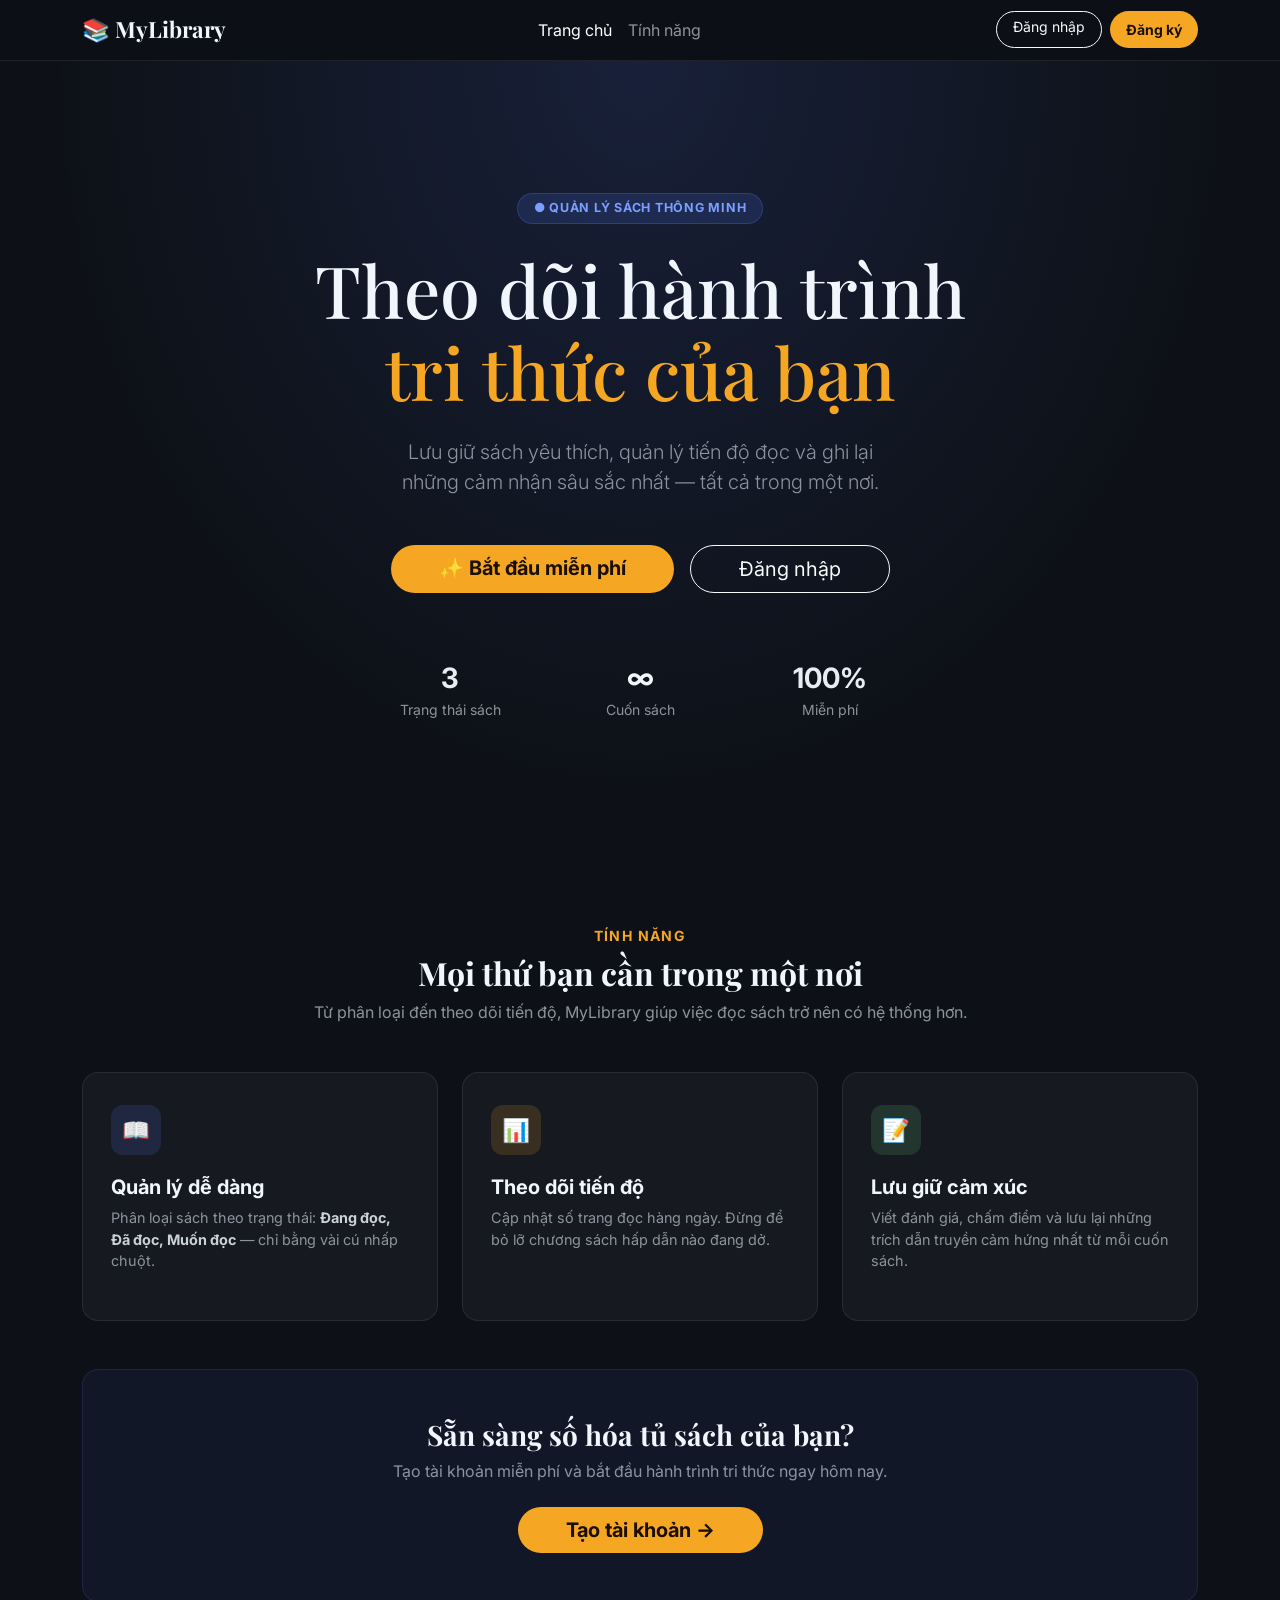
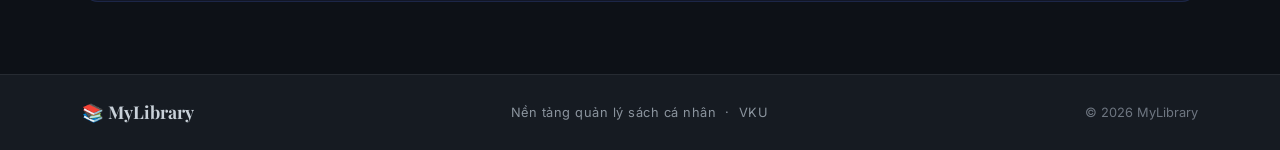
<file: index.html>
<!DOCTYPE html>
<html lang="vi">
<head>
    <meta charset="UTF-8">
    <meta name="viewport" content="width=device-width, initial-scale=1.0">
    <title>MyLibrary — Thư Viện Sách Cá Nhân</title>

    <link href="https://cdn.jsdelivr.net/npm/bootstrap@5.3.2/dist/css/bootstrap.min.css" rel="stylesheet">
    <link rel="stylesheet" href="css/style.css">
</head>
<body>

    <!-- NAVBAR -->
    <nav class="navbar navbar-expand-lg navbar-dark sticky-top">
        <div class="container">
            <a class="navbar-brand fw-bold" href="index.html">📚 MyLibrary</a>

            <button class="navbar-toggler border-0" type="button"
                    data-bs-toggle="collapse" data-bs-target="#navMenu">
                <span class="navbar-toggler-icon"></span>
            </button>

            <div class="collapse navbar-collapse" id="navMenu">
                <ul class="navbar-nav mx-auto">
                    <li class="nav-item">
                        <a class="nav-link active" href="index.html">Trang chủ</a>
                    </li>
                    <li class="nav-item">
                        <a class="nav-link" href="#features">Tính năng</a>
                    </li>
                </ul>
                <div class="d-flex gap-2 mt-2 mt-lg-0" id="navButtons">
                    <a href="login.html" class="btn btn-outline-light btn-sm rounded-pill px-3" id="navLoginBtn">Đăng nhập</a>
                    <a href="register.html" class="btn btn-gold btn-sm px-3" id="navRegisterBtn">Đăng ký</a>
                </div>
            </div>
        </div>
    </nav>

    <!-- HERO -->
    <main>
        <section class="hero-section text-center">
            <div class="container">
                <div class="row justify-content-center">
                    <div class="col-lg-8">

                        <!-- Badge nhỏ -->
                        <span class="badge rounded-pill mb-4 px-3 py-2"
                              style="background:rgba(88,120,255,0.15); color:#7b9fff; border:1px solid rgba(88,120,255,0.25); font-size:0.78rem; letter-spacing:0.06em;">
                            ● QUẢN LÝ SÁCH THÔNG MINH
                        </span>

                        <h1 class="hero-title mb-4">
                            Theo dõi hành trình<br>
                            <span class="text-gold">tri thức của bạn</span>
                        </h1>

                        <p class="lead mb-5" style="color:#8b949e; max-width:520px; margin:auto;">
                            Lưu giữ sách yêu thích, quản lý tiến độ đọc và ghi lại những cảm nhận sâu sắc nhất — tất cả trong một nơi.
                        </p>

                        <div class="d-flex gap-3 justify-content-center flex-wrap" id="heroCTAs">
                            <a href="register.html" class="btn btn-gold btn-lg px-5 rounded-pill" id="heroStartBtn">
                                ✨ Bắt đầu miễn phí
                            </a>
                            <a href="login.html" class="btn btn-outline-light btn-lg px-5 rounded-pill" id="heroLoginBtn">
                                Đăng nhập
                            </a>
                        </div>

                        <!-- Stats -->
                        <div class="row mt-5 pt-3 justify-content-center text-center">
                            <div class="col-4 col-md-3">
                                <div class="fs-3 fw-bold text-gold">3</div>
                                <div class="small" style="color:#8b949e;">Trạng thái sách</div>
                            </div>
                            <div class="col-4 col-md-3">
                                <div class="fs-3 fw-bold" style="color:#f0f6fc;">∞</div>
                                <div class="small" style="color:#8b949e;">Cuốn sách</div>
                            </div>
                            <div class="col-4 col-md-3">
                                <div class="fs-3 fw-bold text-gold">100%</div>
                                <div class="small" style="color:#8b949e;">Miễn phí</div>
                            </div>
                        </div>

                    </div>
                </div>
            </div>
        </section>

        <!-- FEATURES -->
        <section class="py-5" id="features" style="background-color:#0d1117;">
            <div class="container py-4">
                <div class="text-center mb-5">
                    <p class="small text-uppercase fw-bold mb-2" style="color:#f5a623; letter-spacing:0.1em;">Tính năng</p>
                    <h2 class="fw-bold" style="font-family:'Playfair Display',serif; color:#f0f6fc; font-size:2rem;">
                        Mọi thứ bạn cần trong một nơi
                    </h2>
                    <p style="color:#8b949e;">Từ phân loại đến theo dõi tiến độ, MyLibrary giúp việc đọc sách trở nên có hệ thống hơn.</p>
                </div>

                <div class="row g-4">
                    <div class="col-md-4">
                        <div class="feature-card">
                            <div class="feature-icon" style="background:rgba(88,120,255,0.15);">📖</div>
                            <h5 class="fw-bold mb-2" style="color:#f0f6fc;">Quản lý dễ dàng</h5>
                            <p style="color:#8b949e; font-size:0.9rem;">
                                Phân loại sách theo trạng thái: <strong style="color:#c9d1d9;">Đang đọc, Đã đọc, Muốn đọc</strong> — chỉ bằng vài cú nhấp chuột.
                            </p>
                        </div>
                    </div>
                    <div class="col-md-4">
                        <div class="feature-card">
                            <div class="feature-icon" style="background:rgba(245,166,35,0.15);">📊</div>
                            <h5 class="fw-bold mb-2" style="color:#f0f6fc;">Theo dõi tiến độ</h5>
                            <p style="color:#8b949e; font-size:0.9rem;">
                                Cập nhật số trang đọc hàng ngày. Đừng để bỏ lỡ chương sách hấp dẫn nào đang dở.
                            </p>
                        </div>
                    </div>
                    <div class="col-md-4">
                        <div class="feature-card">
                            <div class="feature-icon" style="background:rgba(100,210,130,0.15);">📝</div>
                            <h5 class="fw-bold mb-2" style="color:#f0f6fc;">Lưu giữ cảm xúc</h5>
                            <p style="color:#8b949e; font-size:0.9rem;">
                                Viết đánh giá, chấm điểm và lưu lại những trích dẫn truyền cảm hứng nhất từ mỗi cuốn sách.
                            </p>
                        </div>
                    </div>
                </div>

                <!-- Banner CTA -->
                <div class="text-center mt-5 py-5 px-3 rounded-4"
                     style="background:rgba(88,120,255,0.07); border:1px solid rgba(88,120,255,0.15);">
                    <h3 class="fw-bold mb-2" style="color:#f0f6fc; font-family:'Playfair Display',serif;">
                        Sẵn sàng số hóa tủ sách của bạn?
                    </h3>
                    <p class="mb-4" style="color:#8b949e;">Tạo tài khoản miễn phí và bắt đầu hành trình tri thức ngay hôm nay.</p>
                    <a href="register.html" class="btn btn-gold btn-lg px-5 rounded-pill">
                        Tạo tài khoản →
                    </a>
                </div>
            </div>
        </section>
    </main>

    <!-- FOOTER -->
    <footer class="py-4">
        <div class="container">
            <div class="d-flex flex-column flex-md-row justify-content-between align-items-center gap-3">
                <span class="fw-bold" style="font-family:'Playfair Display',serif; color:#c9d1d9; font-size:1.1rem;">📚 MyLibrary</span>
                <span style="color:#8b949e; font-size:0.8rem; letter-spacing:0.04em;">Nền tảng quản lý sách cá nhân &nbsp;·&nbsp; VKU</span>
                <span style="color:#6e7681; font-size:0.8rem;">© 2026 MyLibrary</span>
            </div>
        </div>
    </footer>



    <script src="https://cdn.jsdelivr.net/npm/bootstrap@5.3.2/dist/js/bootstrap.bundle.min.js"></script>
    <script>
        // Kiểm tra đăng nhập: Nếu đã login thì đổi nút, KHÔNG tự redirect
        if (sessionStorage.getItem('isLoggedIn')) {
            // Đổi nút navbar
            document.getElementById('navLoginBtn').textContent = 'Vào Thư Viện →';
            document.getElementById('navLoginBtn').href = 'library.html';
            document.getElementById('navRegisterBtn').style.display = 'none';

            // Đổi nút hero
            var startBtn = document.getElementById('heroStartBtn');
            startBtn.textContent = '→ Vào Thư Viện';
            startBtn.href = 'library.html';

            document.getElementById('heroLoginBtn').style.display = 'none';
        }
    </script>
</body>
</html>
</file>
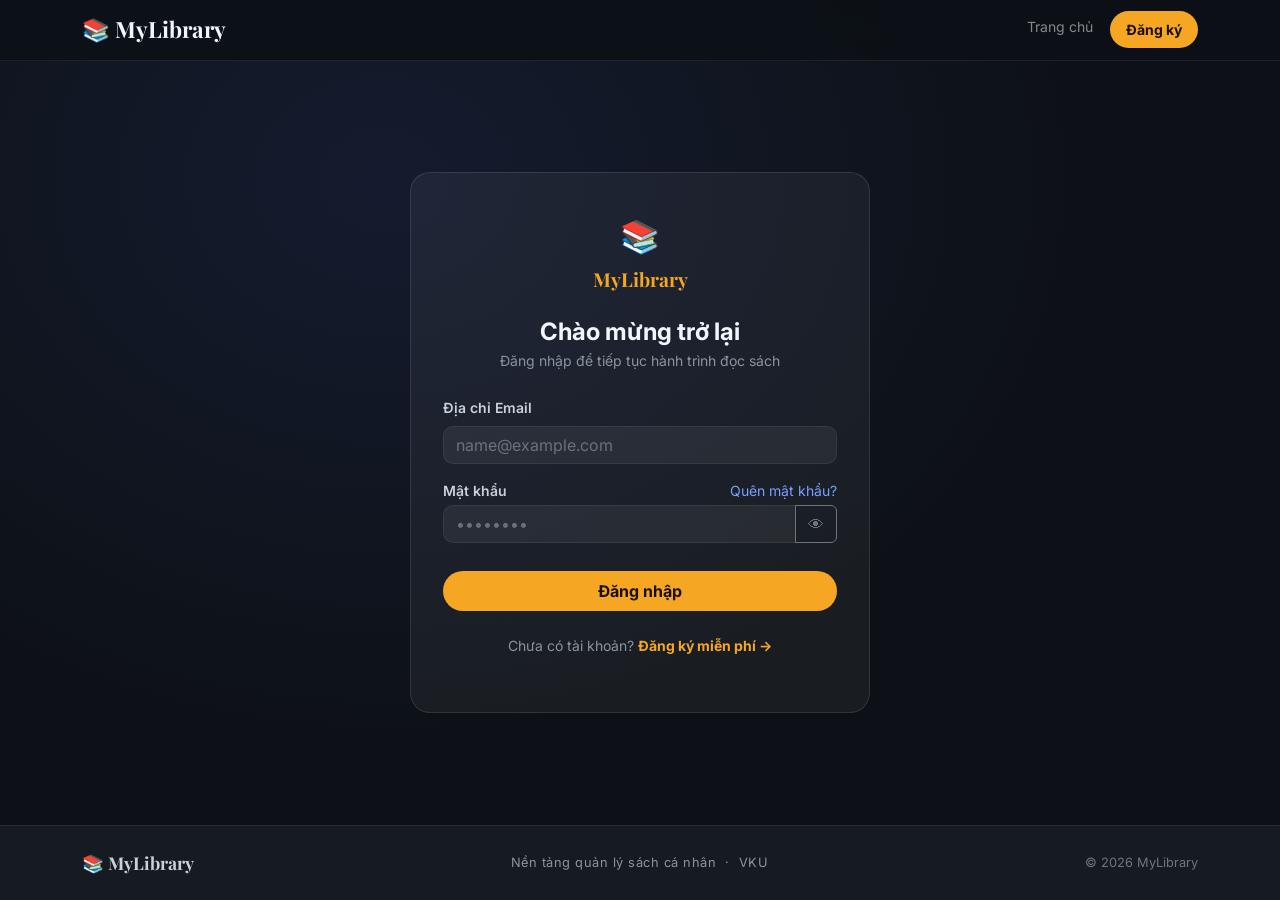
<file: add-book.html>
<!DOCTYPE html>
<html lang="vi">
<head>
    <meta charset="UTF-8">
    <meta name="viewport" content="width=device-width, initial-scale=1.0">
    <title>Thêm Sách Mới — MyLibrary</title>
    <link href="https://cdn.jsdelivr.net/npm/bootstrap@5.3.2/dist/css/bootstrap.min.css" rel="stylesheet">
    <link rel="stylesheet" href="css/style.css">
    <link href="https://fonts.googleapis.com/css2?family=Inter:wght@400;500;600&family=Montserrat:wght@600;700&display=swap" rel="stylesheet">
    <style>
        :root {
            --card-bg: #1E293B;
            --accent-cyan: #06B6D4;
            --btn-blue: #3B82F6;
            --input-bg: #0B1120;
            --border-color: #334155;
        }

        main { padding-top: 90px; padding-bottom: 60px; }

        h2 { font-family: 'Montserrat', sans-serif; font-weight: 700; }

        /* Card form */
        .add-card {
            background-color: var(--card-bg);
            border: 1px solid var(--border-color);
            border-radius: 16px;
            box-shadow: 0 20px 40px rgba(0,0,0,0.4);
            animation: fadeIn 0.5s ease-out;
        }
        @keyframes fadeIn {
            from { opacity: 0; transform: scale(0.98); }
            to   { opacity: 1; transform: scale(1); }
        }

        /* Form inputs */
        .add-card .form-label {
            font-weight: 500;
            color: #94A3B8;
            margin-bottom: 8px;
        }
        .add-card .form-control,
        .add-card .form-select {
            background-color: var(--input-bg);
            border: 1px solid var(--border-color);
            color: #F8FAFC;
            border-radius: 8px;
            padding: 12px 16px;
            transition: all 0.3s;
        }
        .add-card .form-control::placeholder { color: #475569; }
        .add-card .form-control:focus,
        .add-card .form-select:focus {
            background-color: var(--input-bg);
            color: #F8FAFC;
            border-color: var(--accent-cyan);
            box-shadow: 0 0 0 3px rgba(6,182,212,0.2);
        }
        .add-card .form-select {
            background-image: url("data:image/svg+xml,%3csvg xmlns='http://www.w3.org/2000/svg' viewBox='0 0 16 16'%3e%3cpath fill='none' stroke='%2394A3B8' stroke-linecap='round' stroke-linejoin='round' stroke-width='2' d='M2 5l6 6 6-6'/%3e%3c/svg%3e");
        }
        .add-card .form-select option { background: #161b22; color: #e6edf3; }

        /* Buttons */
        .btn-save {
            background-color: var(--btn-blue);
            color: #fff;
            border: none;
            font-weight: 600;
            padding: 12px 28px;
            border-radius: 8px;
            transition: all 0.3s ease;
        }
        .btn-save:hover {
            background-color: var(--accent-cyan);
            transform: translateY(-2px);
            box-shadow: 0 8px 20px rgba(6,182,212,0.3);
            color: #fff;
        }
        .btn-cancel {
            color: #94A3B8;
            border: 1px solid var(--border-color);
            background: transparent;
            font-weight: 500;
            padding: 12px 28px;
            border-radius: 8px;
            transition: all 0.2s;
            text-decoration: none;
        }
        .btn-cancel:hover {
            background-color: var(--border-color);
            color: #F8FAFC;
        }

        /* Cover preview */
        #coverPreviewContainer {
            width: 100%;
            height: 260px;
            border: 2px dashed var(--border-color);
            border-radius: 12px;
            display: flex;
            align-items: center;
            justify-content: center;
            background-color: rgba(11,17,32,0.5);
            overflow: hidden;
            transition: border-color 0.3s;
        }
        #coverPreviewContainer:has(img[style*="block"]) { border-color: var(--accent-cyan); }
        #coverPreview {
            max-width: 100%;
            max-height: 100%;
            display: none;
            border-radius: 8px;
            object-fit: cover;
        }
        #previewText { color: #475569; font-size: 0.85rem; }

        hr.divider { border-color: var(--border-color); margin: 2rem 0; }

        /* Badge */
        .edit-badge {
            background: rgba(6,182,212,0.12);
            border: 1px solid rgba(6,182,212,0.3);
            color: var(--accent-cyan);
            border-radius: 20px;
            padding: 4px 14px;
            font-size: 0.78rem;
            font-weight: 600;
            letter-spacing: 0.05em;
        }
    </style>
</head>
<body>

    <!-- NAVBAR -->
    <nav class="navbar navbar-expand-lg navbar-dark sticky-top">
        <div class="container">
            <a class="navbar-brand fw-bold" href="index.html">📚 MyLibrary</a>
            <button class="navbar-toggler border-0" type="button" data-bs-toggle="collapse" data-bs-target="#mainNavbar">
                <span class="navbar-toggler-icon"></span>
            </button>
            <div class="collapse navbar-collapse" id="mainNavbar">
                <ul class="navbar-nav me-auto">
                    <li class="nav-item">
                        <a class="nav-link" href="library.html">Thư Viện Của Tôi</a>
                    </li>
                </ul>
                <ul class="navbar-nav ms-auto">
                    <li class="nav-item dropdown">
                        <a class="nav-link dropdown-toggle" href="#" role="button" data-bs-toggle="dropdown">
                            👤 Xin chào, <strong>Trần Minh Trí</strong>
                        </a>
                        <ul class="dropdown-menu dropdown-menu-end" style="background:#161b22; border:1px solid rgba(255,255,255,0.1);">
                            <li><a class="dropdown-item" href="#" style="color:#c9d1d9;">⚙️ Cài đặt tài khoản</a></li>
                            <li><hr class="dropdown-divider" style="border-color:rgba(255,255,255,0.1);"></li>
                            <li><a class="dropdown-item text-danger" href="#" onclick="logout()">🚪 Đăng xuất</a></li>
                        </ul>
                    </li>
                </ul>
            </div>
        </div>
    </nav>

    <main>
        <div class="container">
            <div class="row justify-content-center">
                <div class="col-lg-10">

                    <!-- Tiêu đề -->
                    <div class="text-center mb-4">
                        <span class="edit-badge">➕ THÊM SÁCH MỚI</span>
                        <h2 class="text-white mt-3 mb-1">Thêm Sách Mới</h2>
                        <p style="color: var(--accent-cyan); font-size:0.9rem;">Khởi tạo dữ liệu vào hệ thống</p>
                    </div>

                    <div class="add-card p-4 p-md-5">
                        <form id="addBookForm">
                            <div class="row g-4">

                                <!-- Cột trái: Preview ảnh bìa -->
                                <div class="col-md-4">
                                    <div class="mb-3">
                                        <label class="form-label">Link ảnh bìa <span class="text-danger">*</span></label>
                                        <input type="url" class="form-control" id="bookCover" placeholder="https://...">
                                    </div>
                                    <div class="mb-3">
                                        <div id="coverPreviewContainer">
                                            <span id="previewText">🖼️ Preview ảnh bìa</span>
                                            <img src="" alt="Cover Preview" id="coverPreview">
                                        </div>
                                    </div>
                                </div>

                                <!-- Cột phải: Thông tin sách -->
                                <div class="col-md-8">
                                    <div class="mb-3">
                                        <label class="form-label">Tên sách <span class="text-danger">*</span></label>
                                        <input type="text" class="form-control" id="bookTitle" placeholder="Nhập tên sách...">
                                    </div>

                                    <div class="row">
                                        <div class="col-md-7 mb-3">
                                            <label class="form-label">Tác giả <span class="text-danger">*</span></label>
                                            <input type="text" class="form-control" id="bookAuthor" placeholder="Nhập tên tác giả...">
                                        </div>
                                        <div class="col-md-5 mb-3">
                                            <label class="form-label">Số trang <span class="text-danger">*</span></label>
                                            <input type="number" class="form-control" id="bookPages" placeholder="VD: 300" min="1">
                                        </div>
                                    </div>

                                    <div class="row">
                                        <div class="col-md-6 mb-3">
                                            <label class="form-label">Thể loại</label>
                                            <select class="form-select" id="bookCategory">
                                                <option value="IT">Công nghệ thông tin</option>
                                                <option value="Science">Khoa học</option>
                                                <option value="Literature">Văn học</option>
                                                <option value="SelfHelp">Phát triển bản thân</option>
                                            </select>
                                        </div>
                                        <div class="col-md-6 mb-3">
                                            <label class="form-label">Trạng thái</label>
                                            <select class="form-select" id="bookStatus">
                                                <option value="unread">Pending (Chưa đọc)</option>
                                                <option value="reading">In Progress (Đang đọc)</option>
                                                <option value="read">Completed (Đã đọc)</option>
                                            </select>
                                        </div>
                                    </div>

                                    <div class="mb-3">
                                        <label class="form-label">URL Tài liệu <span style="color:#475569;">(PDF / Drive — tùy chọn)</span></label>
                                        <input type="url" class="form-control" id="bookContent" placeholder="https://drive.google.com/...">
                                    </div>
                                </div>
                            </div>

                            <hr class="divider">

                            <div class="d-flex justify-content-end gap-3">
                                <a href="library.html" class="btn-cancel">Hủy bỏ</a>
                                <button type="submit" class="btn btn-save">💾 Lưu Sách</button>
                            </div>
                        </form>
                    </div>

                </div>
            </div>
        </div>
    </main>

    <!-- FOOTER -->
    <footer class="py-4">
        <div class="container">
            <div class="d-flex flex-column flex-md-row justify-content-between align-items-center gap-3">
                <span class="fw-bold" style="font-family:'Playfair Display',serif; color:#c9d1d9; font-size:1.1rem;">📚 MyLibrary</span>
                <span style="color:#8b949e; font-size:0.8rem; letter-spacing:0.04em;">Nền tảng quản lý sách cá nhân &nbsp;·&nbsp; VKU</span>
                <span style="color:#6e7681; font-size:0.8rem;">© 2026 MyLibrary</span>
            </div>
        </div>
    </footer>

    <script src="https://cdn.jsdelivr.net/npm/bootstrap@5.3.2/dist/js/bootstrap.bundle.min.js"></script>
    <script src="https://code.jquery.com/jquery-3.6.0.min.js"></script>
    <script>
        // Auth guard
        if (!sessionStorage.getItem('isLoggedIn')) { window.location.href = 'login.html'; }
        function logout() { sessionStorage.removeItem('isLoggedIn'); window.location.href = 'login.html'; }

        $(document).ready(function () {

            // Live preview ảnh bìa khi nhập URL
            $('#bookCover').on('input', function () {
                let url = $(this).val().trim();
                if (url) {
                    $('#coverPreview').attr('src', url).show();
                    $('#previewText').hide();
                } else {
                    $('#coverPreview').hide();
                    $('#previewText').show();
                }
            });

            // Xử lý submit form
            $('#addBookForm').on('submit', function (e) {
                e.preventDefault();

                const title  = $('#bookTitle').val().trim();
                const author = $('#bookAuthor').val().trim();
                const pages  = $('#bookPages').val().trim();
                const cover  = $('#bookCover').val().trim();

                if (!title || !author || !pages || !cover) {
                    alert("Vui lòng điền đầy đủ các thông tin bắt buộc: Tên sách, Tác giả, Số trang và Link ảnh bìa!");
                    return;
                }

                alert("Đã lưu sách thành công!");
                window.location.href = "library.html";
            });

        });
    </script>
</body>
</html>
</file>
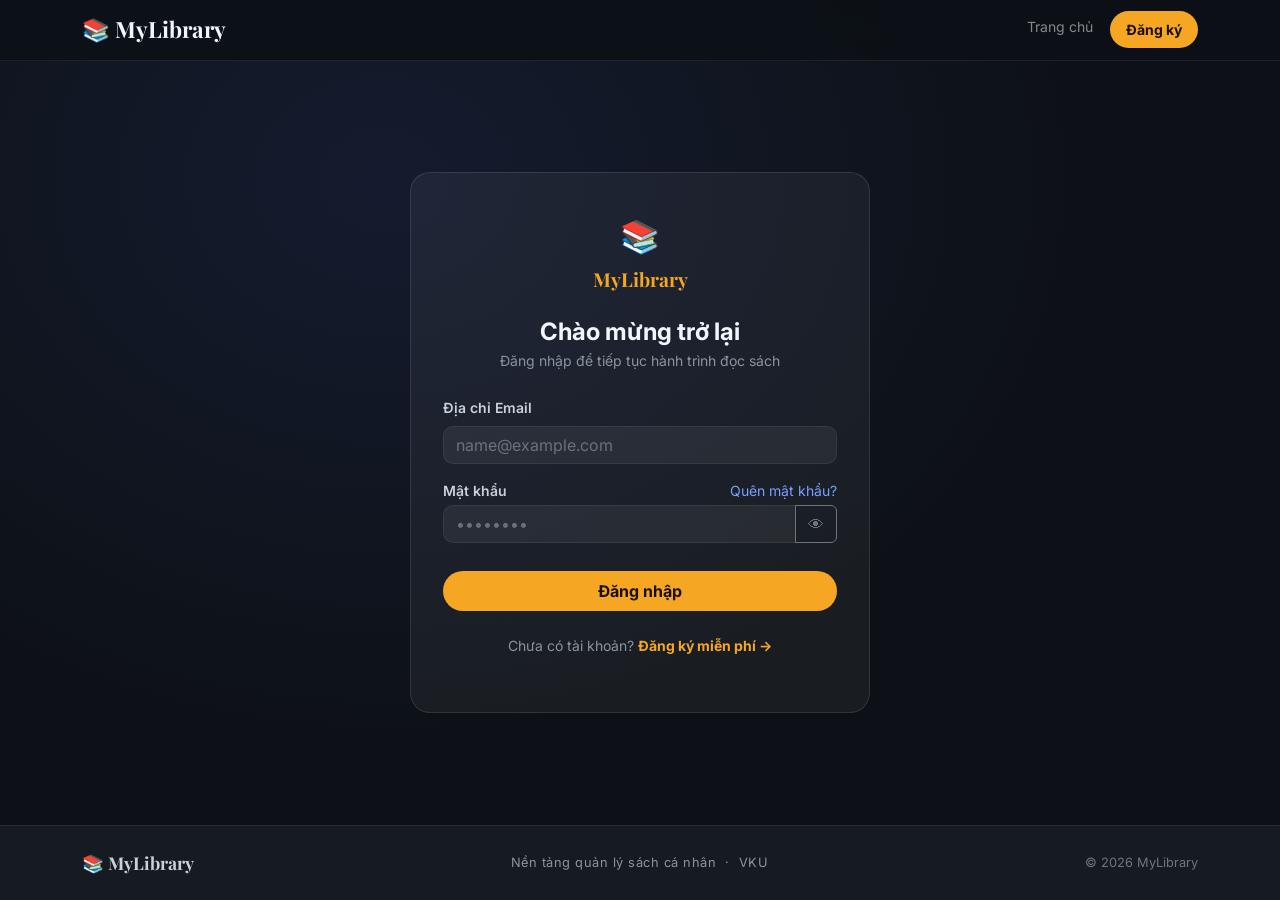
<file: book-detail.html>
<!DOCTYPE html>
<html lang="vi">
<head>
    <meta charset="UTF-8">
    <meta name="viewport" content="width=device-width, initial-scale=1.0">
    <title>Chi Tiết Sách — MyLibrary</title>
    <link href="https://cdn.jsdelivr.net/npm/bootstrap@5.3.2/dist/css/bootstrap.min.css" rel="stylesheet">
    <link rel="stylesheet" href="css/style.css">
    <link href="https://fonts.googleapis.com/css2?family=Inter:wght@400;500;600&family=Montserrat:wght@600;700;800&display=swap" rel="stylesheet">
    <style>
        :root {
            --card-bg:    #1E293B;
            --accent-cyan:#06B6D4;
            --btn-blue:   #3B82F6;
            --input-bg:   #0B1120;
            --border-color:#334155;
        }

        main { padding-top: 90px; padding-bottom: 60px; }

        h1, h2, h3, h4, h5 { font-family: 'Montserrat', sans-serif; }

        /* Content card */
        .content-card {
            background-color: var(--card-bg);
            border: 1px solid var(--border-color);
            border-radius: 16px;
            padding: 30px;
            box-shadow: 0 10px 30px rgba(0,0,0,0.5);
            height: 100%;
        }

        /* Ảnh bìa */
        .cover-wrapper {
            background-color: var(--card-bg);
            border: 1px solid var(--border-color);
            padding: 10px;
            border-radius: 16px;
            box-shadow: 0 15px 35px rgba(0,0,0,0.6);
        }
        .book-cover {
            width: 100%;
            border-radius: 10px;
            transition: transform 0.4s cubic-bezier(0.175, 0.885, 0.32, 1.275);
        }
        .book-cover:hover { transform: scale(1.04); }

        /* Badge status */
        .badge-status {
            background-color: rgba(6,182,212,0.15);
            color: var(--accent-cyan);
            border: 1px solid rgba(6,182,212,0.3);
            padding: 8px 16px;
            border-radius: 30px;
            font-weight: 600;
            letter-spacing: 0.5px;
            font-size: 0.85rem;
            display: inline-block;
            transition: all 0.4s;
        }

        /* Stat box */
        .stat-box {
            background-color: var(--input-bg);
            border: 1px solid var(--border-color);
            border-radius: 12px;
            padding: 15px;
        }

        /* Interaction box */
        .interaction-box {
            background-color: rgba(11,17,32,0.4);
            border: 1px solid var(--border-color);
            border-radius: 12px;
            padding: 24px;
            margin-top: 20px;
        }

        /* Inputs */
        .form-control {
            background-color: var(--input-bg);
            border: 1px solid var(--border-color);
            color: #F8FAFC;
        }
        .form-control:focus {
            background-color: var(--input-bg);
            color: #F8FAFC;
            border-color: var(--accent-cyan);
            box-shadow: 0 0 0 3px rgba(6,182,212,0.2);
        }
        .form-control::placeholder { color: #475569; }
        .input-group-text {
            background-color: var(--card-bg);
            border: 1px solid var(--border-color);
            color: #94A3B8;
        }

        /* Button */
        .btn-primary-custom {
            background-color: var(--btn-blue);
            color: #fff;
            border: none;
            font-weight: 600;
            transition: all 0.3s;
        }
        .btn-primary-custom:hover {
            background-color: var(--accent-cyan);
            box-shadow: 0 5px 15px rgba(6,182,212,0.4);
            color: #fff;
        }

        /* Progress bar — gradient cyan */
        .progress {
            height: 14px;
            background-color: var(--input-bg);
            border: 1px solid var(--border-color);
            border-radius: 10px;
            overflow: hidden;
        }
        .progress-bar {
            background: linear-gradient(90deg, var(--btn-blue) 0%, var(--accent-cyan) 100%);
            box-shadow: 0 0 10px rgba(6,182,212,0.5);
            transition: width 0.8s cubic-bezier(0.4, 0, 0.2, 1);
        }

        /* Star rating — neon cyan */
        .star-rating { font-size: 2.2rem; cursor: pointer; }
        .star-rating .star { color: #334155; transition: color 0.2s, text-shadow 0.2s; }
        .star-rating .star.active,
        .star-rating .star:hover {
            color: var(--accent-cyan);
            text-shadow: 0 0 15px rgba(6,182,212,0.6);
        }

        /* Divider */
        hr.divider { border-color: var(--border-color); }
    </style>
</head>
<body>

    <!-- NAVBAR -->
    <nav class="navbar navbar-expand-lg navbar-dark sticky-top">
        <div class="container">
            <a class="navbar-brand fw-bold" href="index.html">📚 MyLibrary</a>
            <button class="navbar-toggler border-0" type="button" data-bs-toggle="collapse" data-bs-target="#mainNavbar">
                <span class="navbar-toggler-icon"></span>
            </button>
            <div class="collapse navbar-collapse" id="mainNavbar">
                <ul class="navbar-nav me-auto">
                    <li class="nav-item">
                        <a class="nav-link" href="library.html">Thư Viện Của Tôi</a>
                    </li>
                </ul>
                <ul class="navbar-nav ms-auto">
                    <li class="nav-item dropdown">
                        <a class="nav-link dropdown-toggle" href="#" role="button" data-bs-toggle="dropdown">
                            👤 Xin chào, <strong>Trần Minh Trí</strong>
                        </a>
                        <ul class="dropdown-menu dropdown-menu-end" style="background:#161b22; border:1px solid rgba(255,255,255,0.1);">
                            <li><a class="dropdown-item" href="#" style="color:#c9d1d9;">⚙️ Cài đặt tài khoản</a></li>
                            <li><hr class="dropdown-divider" style="border-color:rgba(255,255,255,0.1);"></li>
                            <li><a class="dropdown-item text-danger" href="#" onclick="logout()">🚪 Đăng xuất</a></li>
                        </ul>
                    </li>
                </ul>
            </div>
        </div>
    </nav>

    <main>
        <div class="container">

            <!-- Nút quay lại -->
            <a href="library.html" class="text-decoration-none fw-semibold mb-4 d-inline-block"
               style="color:#94A3B8; transition:color 0.2s;"
               onmouseover="this.style.color='#06B6D4'" onmouseout="this.style.color='#94A3B8'">
                &larr; Quay lại Dashboard
            </a>

            <div class="row g-4 mt-1">

                <!-- Cột trái: Ảnh bìa -->
                <div class="col-md-4">
                    <div class="cover-wrapper">
                        <img src="images/book1.jpg"
                             alt="Bìa sách" class="book-cover" id="bookCoverImg"
                             onerror="this.src='images/book2.jpg'">
                    </div>
                </div>

                <!-- Cột phải: Chi tiết -->
                <div class="col-md-8">
                    <div class="content-card">

                        <!-- Tiêu đề + tác giả -->
                        <div class="mb-4">
                            <span class="badge-status mb-3" id="badgeStatus">In Progress</span>
                            <h1 class="mb-2" style="color:#F8FAFC; font-weight:800; line-height:1.2;" id="displayTitle">
                                Đắc Nhân Tâm
                            </h1>
                            <p style="color:#94A3B8; font-size:1.1rem;">
                                Tác giả: <span class="text-white fw-bold">Dale Carnegie</span>
                            </p>
                        </div>

                        <!-- Stat boxes -->
                        <div class="row mb-4 g-3">
                            <div class="col-6 col-sm-4">
                                <div class="stat-box text-center">
                                    <small class="d-block" style="color:#94A3B8;">Phân loại</small>
                                    <span class="fw-bold" style="color:var(--accent-cyan);">Phát triển bản thân</span>
                                </div>
                            </div>
                            <div class="col-6 col-sm-4">
                                <div class="stat-box text-center">
                                    <small class="d-block" style="color:#94A3B8;">Tổng số trang</small>
                                    <span class="fw-bold fs-5 text-white" id="totalPages">800</span>
                                </div>
                            </div>
                        </div>

                        <hr class="divider">

                        <!-- Tracking tiến độ -->
                        <div class="interaction-box">
                            <h5 class="mb-3 text-white">📊 Tracking Tiến Độ</h5>

                            <div class="row align-items-center g-2 mb-3">
                                <div class="col-sm-6">
                                    <div class="input-group">
                                        <span class="input-group-text">Page</span>
                                        <input type="number" class="form-control" id="currentPage" min="0" placeholder="0">
                                    </div>
                                </div>
                                <div class="col-sm-4">
                                    <button class="btn btn-primary-custom w-100" type="button" id="btnUpdateProgress">
                                        Sync Data
                                    </button>
                                </div>
                            </div>

                            <!-- Progress bar -->
                            <div class="progress mb-2">
                                <div class="progress-bar progress-bar-striped progress-bar-animated"
                                     id="readProgress" role="progressbar" style="width: 0%;"></div>
                            </div>
                            <small style="color:#94A3B8;">
                                Đã hoàn thành
                                <span id="pagesRead" class="fw-bold text-white">0</span>
                                / <span id="totalPagesText">800</span> trang
                                (<span id="percentText" style="color:var(--accent-cyan);">0%</span>)
                            </small>
                        </div>

                        <!-- Feedback & Review -->
                        <div class="interaction-box">
                            <h5 class="mb-3 text-white">⭐ Feedback & Review</h5>

                            <div class="star-rating mb-3" id="starRating">
                                <span class="star" data-val="1">&#9733;</span>
                                <span class="star" data-val="2">&#9733;</span>
                                <span class="star" data-val="3">&#9733;</span>
                                <span class="star" data-val="4">&#9733;</span>
                                <span class="star" data-val="5">&#9733;</span>
                            </div>

                            <div class="mb-3">
                                <textarea class="form-control" id="reviewText" rows="3"
                                    placeholder="Ghi chú lại kiến thức cốt lõi..."></textarea>
                            </div>

                            <button class="btn btn-primary-custom px-4" id="btnSaveReview">
                                💾 Lưu Review
                            </button>
                        </div>

                    </div>
                </div>
            </div>
        </div>
    </main>

    <!-- FOOTER -->
    <footer class="py-4">
        <div class="container">
            <div class="d-flex flex-column flex-md-row justify-content-between align-items-center gap-3">
                <span class="fw-bold" style="font-family:'Playfair Display',serif; color:#c9d1d9; font-size:1.1rem;">📚 MyLibrary</span>
                <span style="color:#8b949e; font-size:0.8rem; letter-spacing:0.04em;">Nền tảng quản lý sách cá nhân &nbsp;·&nbsp; VKU</span>
                <span style="color:#6e7681; font-size:0.8rem;">© 2026 MyLibrary</span>
            </div>
        </div>
    </footer>

    <script src="https://cdn.jsdelivr.net/npm/bootstrap@5.3.2/dist/js/bootstrap.bundle.min.js"></script>
    <script src="https://code.jquery.com/jquery-3.6.0.min.js"></script>
    <script>
        // Auth guard
        if (!sessionStorage.getItem('isLoggedIn')) { window.location.href = 'login.html'; }
        function logout() { sessionStorage.removeItem('isLoggedIn'); window.location.href = 'login.html'; }

        $(document).ready(function () {

            const totalPages = parseInt($('#totalPages').text());
            $('#totalPagesText').text(totalPages);
            let currentRating = 0;

            // Cập nhật tiến độ đọc
            $('#btnUpdateProgress').click(function () {
                let current = parseInt($('#currentPage').val());

                if (isNaN(current) || current < 0) {
                    alert("Lỗi: Giá trị trang không hợp lệ!"); return;
                }
                if (current > totalPages) {
                    current = totalPages;
                    $('#currentPage').val(totalPages);
                }

                let percent = ((current / totalPages) * 100).toFixed(0);

                $('#readProgress').css('width', percent + '%');
                $('#pagesRead').text(current);
                $('#percentText').text(percent + '%');

                // Khi đọc xong 100% → badge chuyển xanh lá "Completed"
                if (parseInt(percent) === 100) {
                    $('#readProgress').css('background', '#10B981');
                    $('#badgeStatus').text('Completed').css({
                        'color': '#10B981',
                        'border-color': '#10B981',
                        'background-color': 'rgba(16, 185, 129, 0.1)'
                    });
                } else if (parseInt(percent) > 0) {
                    $('#badgeStatus').text('In Progress');
                } else {
                    $('#badgeStatus').text('Pending');
                }
            });

            // Star rating — neon cyan khi hover/click
            $('.star').on('click', function () {
                currentRating = $(this).data('val');
                $('.star').removeClass('active');
                $(this).prevAll().addBack().addClass('active');
            });

            // Hover preview
            $('.star').on('mouseover', function () {
                let hoverVal = $(this).data('val');
                $('.star').each(function () {
                    if ($(this).data('val') <= hoverVal) $(this).addClass('active');
                    else $(this).removeClass('active');
                });
            });
            $('#starRating').on('mouseleave', function () {
                $('.star').removeClass('active');
                $('.star').each(function () {
                    if ($(this).data('val') <= currentRating) $(this).addClass('active');
                });
            });

            // Lưu review — bắt buộc phải chọn sao
            $('#btnSaveReview').click(function () {
                if (currentRating === 0) {
                    alert("Cảnh báo: Bạn chưa chọn số sao đánh giá!"); return;
                }
                alert("Lưu review thành công! (" + currentRating + " ★)");
            });

        });
    </script>
</body>
</html>
</file>
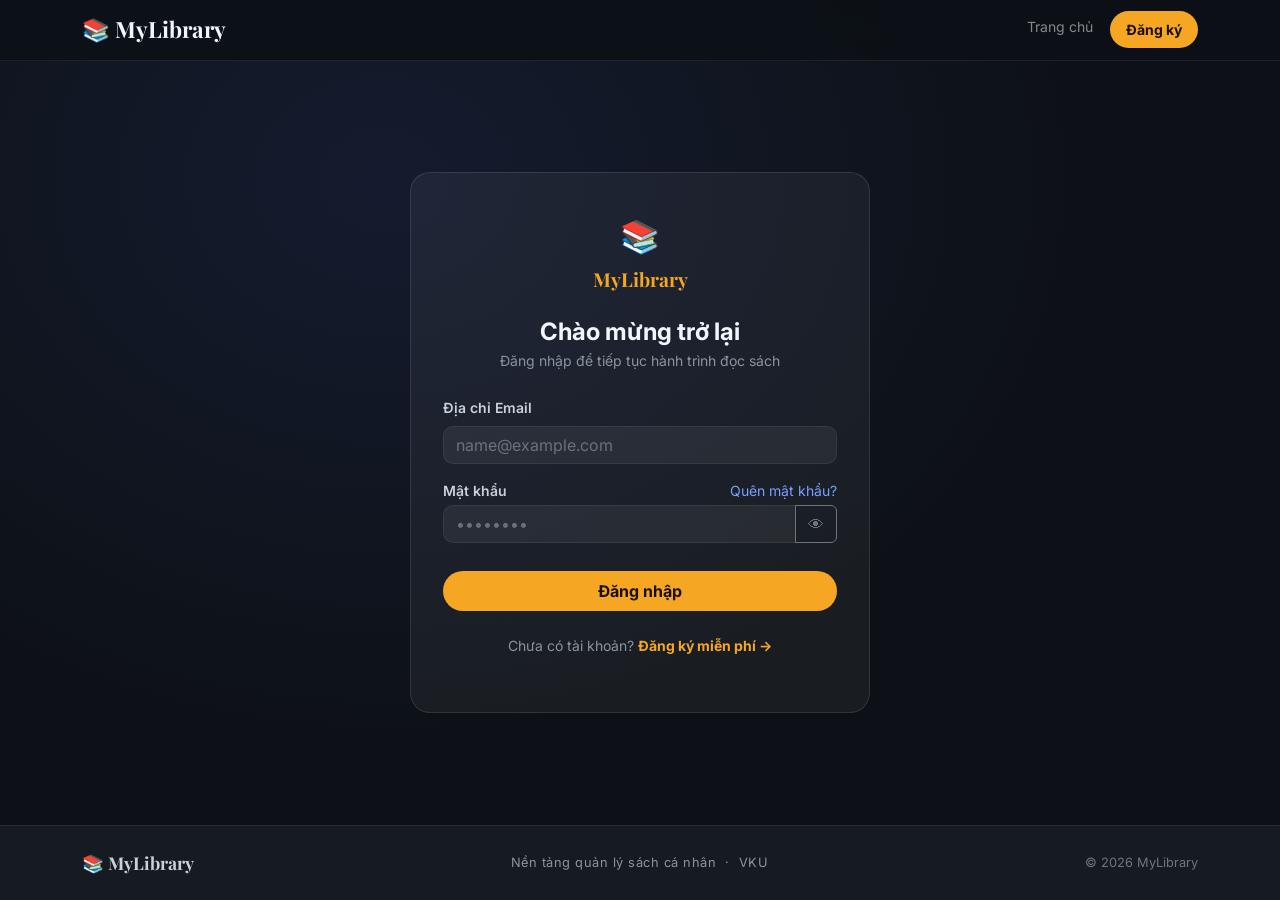
<file: edit-book.html>
<!DOCTYPE html>
<html lang="vi">
<head>
    <meta charset="UTF-8">
    <meta name="viewport" content="width=device-width, initial-scale=1.0">
    <title>Sửa Thông Tin Sách — MyLibrary</title>
    <link href="https://cdn.jsdelivr.net/npm/bootstrap@5.3.2/dist/css/bootstrap.min.css" rel="stylesheet">
    <link rel="stylesheet" href="css/style.css">
    <style>
        main { padding-top: 90px; padding-bottom: 60px; }
        .edit-card {
            background: rgba(255,255,255,0.04);
            border: 1px solid rgba(255,255,255,0.08);
            border-radius: 20px;
        }
        .edit-card .form-control,
        .edit-card .form-select {
            background: rgba(255,255,255,0.06);
            border: 1px solid rgba(255,255,255,0.12);
            color: #e6edf3;
            border-radius: 10px;
        }
        .edit-card .form-control::placeholder { color: rgba(230,237,243,0.4); }
        .edit-card .form-control:focus,
        .edit-card .form-select:focus {
            background: rgba(88,120,255,0.08);
            border-color: #5878ff;
            color: #f0f6fc;
            box-shadow: 0 0 0 3px rgba(88,120,255,0.15);
        }
        .edit-card .form-label { color: #c9d1d9; font-weight: 600; font-size: 0.875rem; }
        .edit-card .form-select option { background: #161b22; color: #e6edf3; }
        .edit-card h2 { color: #f0f6fc; font-family: 'Playfair Display', serif; }
        /* Badge đánh dấu đang sửa */
        .edit-badge {
            background: rgba(245,166,35,0.15);
            border: 1px solid rgba(245,166,35,0.3);
            color: #f5a623;
            border-radius: 20px;
            padding: 4px 14px;
            font-size: 0.78rem;
            font-weight: 600;
            letter-spacing: 0.05em;
        }
    </style>
</head>
<body>

    <!-- NAVBAR -->
    <nav class="navbar navbar-expand-lg navbar-dark sticky-top">
        <div class="container">
            <a class="navbar-brand fw-bold" href="index.html">📚 MyLibrary</a>
            <button class="navbar-toggler border-0" type="button" data-bs-toggle="collapse" data-bs-target="#mainNavbar">
                <span class="navbar-toggler-icon"></span>
            </button>
            <div class="collapse navbar-collapse" id="mainNavbar">
                <ul class="navbar-nav me-auto">
                    <li class="nav-item">
                        <a class="nav-link" href="library.html">Thư Viện Của Tôi</a>
                    </li>
                </ul>
                <ul class="navbar-nav ms-auto">
                    <li class="nav-item dropdown">
                        <a class="nav-link dropdown-toggle" href="#" role="button" data-bs-toggle="dropdown">
                            👤 Xin chào, <strong>Trần Minh Trí</strong>
                        </a>
                        <ul class="dropdown-menu dropdown-menu-end" style="background:#161b22; border:1px solid rgba(255,255,255,0.1);">
                            <li><a class="dropdown-item" href="#" style="color:#c9d1d9;">⚙️ Cài đặt tài khoản</a></li>
                            <li><hr class="dropdown-divider" style="border-color:rgba(255,255,255,0.1);"></li>
                            <li><a class="dropdown-item text-danger" href="#" onclick="logout()">🚪 Đăng xuất</a></li>
                        </ul>
                    </li>
                </ul>
            </div>
        </div>
    </nav>

    <main>
        <div class="container">
            <div class="row justify-content-center">
                <div class="col-md-8 col-lg-6">

                    <!-- Tiêu đề -->
                    <div class="text-center mb-4">
                        <span class="edit-badge">✏️ CHẾ ĐỘ CHỈNH SỬA</span>
                        <h2 class="mt-3 mb-0">Sửa Thông Tin Sách</h2>
                        <p class="small mt-1" style="color:#8b949e;">Thay đổi thông tin rồi nhấn Lưu để cập nhật</p>
                    </div>

                    <div class="edit-card p-4 p-md-5">
                        <form id="editBookForm">
                            <div class="mb-3">
                                <label for="bookTitle" class="form-label">Tên sách *</label>
                                <input type="text" class="form-control" id="bookTitle" placeholder="Nhập tên sách...">
                            </div>
                            <div class="mb-3">
                                <label for="bookAuthor" class="form-label">Tác giả *</label>
                                <input type="text" class="form-control" id="bookAuthor" placeholder="Nhập tên tác giả...">
                            </div>
                            <div class="mb-3">
                                <label for="bookCover" class="form-label">Link ảnh bìa</label>
                                <input type="text" class="form-control" id="bookCover" placeholder="https://example.com/image.jpg">
                            </div>
                            <div class="mb-3">
                                <label for="bookCategory" class="form-label">Thể loại</label>
                                <select class="form-select" id="bookCategory">
                                    <option value="IT">Công nghệ thông tin</option>
                                    <option value="Science">Khoa học</option>
                                    <option value="Literature">Văn học</option>
                                    <option value="SelfHelp">Phát triển bản thân</option>
                                </select>
                            </div>
                            <div class="mb-3">
                                <label for="bookStatus" class="form-label">Trạng thái</label>
                                <select class="form-select" id="bookStatus">
                                    <option value="unread">Chưa đọc</option>
                                    <option value="reading">Đang đọc</option>
                                    <option value="read">Đã đọc</option>
                                </select>
                            </div>
                            <div class="mb-4">
                                <label for="bookPages" class="form-label">Tổng số trang *</label>
                                <input type="number" class="form-control" id="bookPages" placeholder="Ví dụ: 300" min="1">
                            </div>
                            <div class="d-flex justify-content-between gap-3">
                                <a href="library.html" class="btn btn-outline-light px-4 flex-fill">Hủy bỏ</a>
                                <button type="button" class="btn btn-gold px-4 flex-fill" onclick="saveEdit()">💾 Lưu thay đổi</button>
                            </div>
                        </form>
                    </div>

                </div>
            </div>
        </div>
    </main>

    <!-- FOOTER -->
    <footer class="py-4">
        <div class="container">
            <div class="d-flex flex-column flex-md-row justify-content-between align-items-center gap-3">
                <span class="fw-bold" style="font-family:'Playfair Display',serif; color:#c9d1d9; font-size:1.1rem;">📚 MyLibrary</span>
                <span style="color:#8b949e; font-size:0.8rem; letter-spacing:0.04em;">Nền tảng quản lý sách cá nhân &nbsp;·&nbsp; VKU</span>
                <span style="color:#6e7681; font-size:0.8rem;">© 2026 MyLibrary</span>
            </div>
        </div>
    </footer>

    <script src="https://cdn.jsdelivr.net/npm/bootstrap@5.3.2/dist/js/bootstrap.bundle.min.js"></script>
    <script>
        if (!sessionStorage.getItem('isLoggedIn')) { window.location.href = 'login.html'; }
        function logout() { sessionStorage.removeItem('isLoggedIn'); window.location.href = 'login.html'; }
        // Đọc dữ liệu từ URL params và điền vào form
        window.addEventListener('DOMContentLoaded', function () {
            const params = new URLSearchParams(window.location.search);

            const title    = params.get('title')    || '';
            const author   = params.get('author')   || '';
            const cover    = params.get('cover')    || '';
            const category = params.get('category') || 'IT';
            const status   = params.get('status')   || 'unread';
            const pages    = params.get('pages')    || '';

            document.getElementById('bookTitle').value  = title;
            document.getElementById('bookAuthor').value = author;
            document.getElementById('bookCover').value  = cover;
            document.getElementById('bookPages').value  = pages;

            // Chọn đúng option cho Thể loại
            const catSelect = document.getElementById('bookCategory');
            for (let i = 0; i < catSelect.options.length; i++) {
                if (catSelect.options[i].value === category) {
                    catSelect.selectedIndex = i;
                    break;
                }
            }

            // Chọn đúng option cho Trạng thái
            const statusSelect = document.getElementById('bookStatus');
            for (let i = 0; i < statusSelect.options.length; i++) {
                if (statusSelect.options[i].value === status) {
                    statusSelect.selectedIndex = i;
                    break;
                }
            }
        });

        // Lưu thay đổi
        function saveEdit() {
            const title  = document.getElementById('bookTitle').value.trim();
            const author = document.getElementById('bookAuthor').value.trim();
            const pages  = document.getElementById('bookPages').value.trim();

            if (!title || !author || !pages) {
                alert("Vui lòng điền đầy đủ các thông tin bắt buộc: Tên sách, Tác giả và Số trang!");
                return;
            }

            alert("Cập nhật sách thành công!");
            window.location.href = "library.html";
        }
    </script>
</body>
</html>
</file>
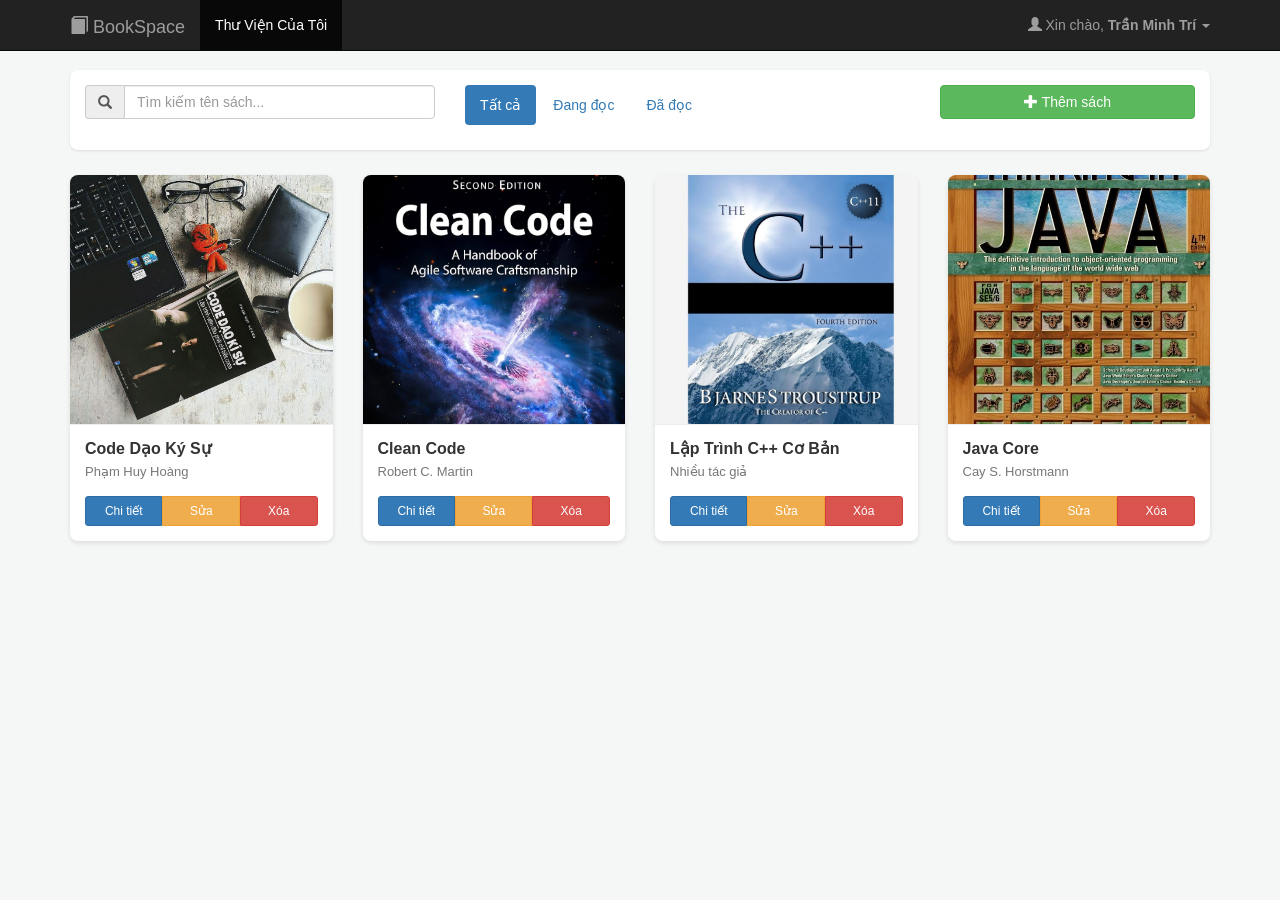
<file: library.html>
<!DOCTYPE html>
<html lang="vi">
<head>
    <meta charset="UTF-8">
    <meta name="viewport" content="width=device-width, initial-scale=1.0">
    <title>Thư Viện Sách Của Tôi</title>
    
    <link rel="stylesheet" href="https://maxcdn.bootstrapcdn.com/bootstrap/3.4.1/css/bootstrap.min.css">
    
    <style>
        body { background-color: #f4f7f6; padding-top: 70px; }
        
        .book-card {
            background-color: #fff;
            border-radius: 8px;
            box-shadow: 0 2px 5px rgba(0,0,0,0.1);
            transition: transform 0.2s, box-shadow 0.2s;
            margin-bottom: 20px;
            overflow: hidden;
        }
        .book-card:hover {
            transform: translateY(-5px);
            box-shadow: 0 5px 15px rgba(0,0,0,0.2);
        }
        .book-cover {
            width: 100%;
            height: 250px;
            object-fit: cover;
            border-bottom: 1px solid #eee;
        }
        .book-info { padding: 15px; }
        .book-title {
            font-size: 16px;
            font-weight: bold;
            color: #333;
            margin: 0 0 5px;
            white-space: nowrap;
            overflow: hidden;
            text-overflow: ellipsis;
        }
        .book-author { font-size: 13px; color: #777; margin-bottom: 15px; }
        
        .toolbar-section {
            background: #fff;
            padding: 15px;
            border-radius: 8px;
            box-shadow: 0 1px 3px rgba(0,0,0,0.1);
            margin-bottom: 25px;
        }
    </style>
</head>
<body>

    <nav class="navbar navbar-inverse navbar-fixed-top">
        <div class="container">
            <div class="navbar-header">
                <button type="button" class="navbar-toggle collapsed" data-toggle="collapse" data-target="#mainNavbar" aria-expanded="false">
                    <span class="sr-only">Chuyển đổi điều hướng</span>
                    <span class="icon-bar"></span>
                    <span class="icon-bar"></span>
                    <span class="icon-bar"></span>
                </button>
                <a class="navbar-brand" href="library.html">
                    <span class="glyphicon glyphicon-book"></span> BookSpace
                </a>
            </div>

            <div class="collapse navbar-collapse" id="mainNavbar">
                <ul class="nav navbar-nav">
                    <li class="active"><a href="library.html">Thư Viện Của Tôi</a></li>
                </ul>
                
                <ul class="nav navbar-nav navbar-right">
                    <li class="dropdown">
                        <a href="#" class="dropdown-toggle" data-toggle="dropdown" role="button" aria-haspopup="true" aria-expanded="false">
                            <span class="glyphicon glyphicon-user"></span> Xin chào, <strong>Trần Minh Trí</strong> <span class="caret"></span>
                        </a>
                        <ul class="dropdown-menu">
                            <li><a href="#"><span class="glyphicon glyphicon-cog"></span> Cài đặt tài khoản</a></li>
                            <li role="separator" class="divider"></li>
                            <li><a href="login.html" class="text-danger"><span class="glyphicon glyphicon-log-out"></span> Đăng xuất</a></li>
                        </ul>
                    </li>
                </ul>
            </div>
        </div>
    </nav>
    <div class="container">
        
        <div class="toolbar-section">
            <div class="row">
                <div class="col-md-4 col-sm-12" style="margin-bottom: 10px;">
                    <div class="input-group">
                        <span class="input-group-addon"><i class="glyphicon glyphicon-search"></i></span>
                        <input type="text" id="searchInput" class="form-control" placeholder="Tìm kiếm tên sách...">
                    </div>
                </div>
                
                <div class="col-md-5 col-sm-12" style="margin-bottom: 10px;">
                    <ul class="nav nav-pills" id="filterTabs">
                        <li role="presentation" class="active"><a href="#" data-filter="all">Tất cả</a></li>
                        <li role="presentation"><a href="#" data-filter="reading">Đang đọc</a></li>
                        <li role="presentation"><a href="#" data-filter="read">Đã đọc</a></li>
                    </ul>
                </div>
                
                <div class="col-md-3 col-sm-12 text-right">
                    <a href="add-book.html" class="btn btn-success btn-block">
                        <span class="glyphicon glyphicon-plus"></span> Thêm sách
                    </a>
                </div>
            </div>
        </div>

        <div class="row" id="bookGrid">
            
            <div class="col-md-3 col-sm-6 book-item" data-title="Code Dạo Ký Sự" data-status="reading">
                <div class="book-card">
                    <img src="book1.jpg" alt="Code Dạo Ký Sự" class="book-cover">
                    <div class="book-info">
                        <h4 class="book-title" title="Code Dạo Ký Sự">Code Dạo Ký Sự</h4>
                        <p class="book-author">Phạm Huy Hoàng</p>
                        <div class="btn-group btn-group-justified" role="group">
                            <a href="book-detail.html" class="btn btn-primary btn-sm">Chi tiết</a>
                            <a href="#" class="btn btn-warning btn-sm btn-edit">Sửa</a>
                            <a href="#" class="btn btn-danger btn-sm btn-delete">Xóa</a>
                        </div>
                    </div>
                </div>
            </div>

            <div class="col-md-3 col-sm-6 book-item" data-title="Clean Code" data-status="read">
                <div class="book-card">
                    <img src="book2.jpg" alt="Clean Code" class="book-cover">
                    <div class="book-info">
                        <h4 class="book-title" title="Clean Code">Clean Code</h4>
                        <p class="book-author">Robert C. Martin</p>
                        <div class="btn-group btn-group-justified" role="group">
                            <a href="book-detail.html" class="btn btn-primary btn-sm">Chi tiết</a>
                            <a href="#" class="btn btn-warning btn-sm btn-edit">Sửa</a>
                            <a href="#" class="btn btn-danger btn-sm btn-delete">Xóa</a>
                        </div>
                    </div>
                </div>
            </div>

            <div class="col-md-3 col-sm-6 book-item" data-title="Lập Trình C++ Cơ Bản" data-status="reading">
                <div class="book-card">
                    <img src="book3.jpg" alt="Lập Trình C++ Cơ Bản" class="book-cover">
                    <div class="book-info">
                        <h4 class="book-title" title="Lập Trình C++ Cơ Bản">Lập Trình C++ Cơ Bản</h4>
                        <p class="book-author">Nhiều tác giả</p>
                        <div class="btn-group btn-group-justified" role="group">
                            <a href="book-detail.html" class="btn btn-primary btn-sm">Chi tiết</a>
                            <a href="#" class="btn btn-warning btn-sm btn-edit">Sửa</a>
                            <a href="#" class="btn btn-danger btn-sm btn-delete">Xóa</a>
                        </div>
                    </div>
                </div>
            </div>

            <div class="col-md-3 col-sm-6 book-item" data-title="Java Core" data-status="read">
                <div class="book-card">
                    <img src="book4.jpg" alt="Java Core" class="book-cover">
                    <div class="book-info">
                        <h4 class="book-title" title="Java Core">Java Core</h4>
                        <p class="book-author">Cay S. Horstmann</p>
                        <div class="btn-group btn-group-justified" role="group">
                            <a href="book-detail.html" class="btn btn-primary btn-sm">Chi tiết</a>
                            <a href="#" class="btn btn-warning btn-sm btn-edit">Sửa</a>
                            <a href="#" class="btn btn-danger btn-sm btn-delete">Xóa</a>
                        </div>
                    </div>
                </div>
            </div>

        </div> 
    </div> 

    <div class="modal fade" id="editBookModal" tabindex="-1" role="dialog" aria-labelledby="editBookModalLabel">
      <div class="modal-dialog" role="document">
        <div class="modal-content">
          <div class="modal-header">
            <button type="button" class="close" data-dismiss="modal" aria-label="Close"><span aria-hidden="true">&times;</span></button>
            <h4 class="modal-title" id="editBookModalLabel">Sửa Thông Tin Sách</h4>
          </div>
          <div class="modal-body">
            <form id="editBookForm">
              <div class="form-group">
                <label for="editTitle">Tên sách:</label>
                <input type="text" class="form-control" id="editTitle" required>
              </div>
              <div class="form-group">
                <label for="editAuthor">Tác giả:</label>
                <input type="text" class="form-control" id="editAuthor" required>
              </div>
              <div class="form-group">
                <label for="editStatus">Trạng thái đọc:</label>
                <select class="form-control" id="editStatus">
                  <option value="reading">Đang đọc</option>
                  <option value="read">Đã đọc</option>
                </select>
              </div>
            </form>
          </div>
          <div class="modal-footer">
            <button type="button" class="btn btn-default" data-dismiss="modal">Hủy</button>
            <button type="button" class="btn btn-primary" id="saveEditBtn">Lưu thay đổi</button>
          </div>
        </div>
      </div>
    </div>

    <script src="https://ajax.googleapis.com/ajax/libs/jquery/3.5.1/jquery.min.js"></script>
    <script src="https://maxcdn.bootstrapcdn.com/bootstrap/3.4.1/js/bootstrap.min.js"></script>

    <script>
        $(document).ready(function() {
            // Chức năng Tìm kiếm
            $('#searchInput').on('keyup', function() {
                var searchText = $(this).val().toLowerCase();
                $('.book-item').each(function() {
                    var title = $(this).attr('data-title').toLowerCase();
                    if(title.indexOf(searchText) !== -1) {
                        $(this).show();
                    } else {
                        $(this).hide();
                    }
                });
            });

            // Chức năng Lọc Tab
            $('#filterTabs a').on('click', function(e) {
                e.preventDefault();
                $('#filterTabs li').removeClass('active');
                $(this).parent().addClass('active');

                var filterValue = $(this).attr('data-filter');
                if(filterValue === 'all') {
                    $('.book-item').show();
                } else {
                    $('.book-item').each(function() {
                        if($(this).attr('data-status') === filterValue) {
                            $(this).show();
                        } else {
                            $(this).hide();
                        }
                    });
                }
                $('#searchInput').val('');
            });

            // Chức năng Xóa
            $('.btn-delete').on('click', function(e) {
                e.preventDefault();
                var confirmDelete = confirm("Bạn có chắc chắn muốn xóa cuốn sách này khỏi thư viện?");
                if(confirmDelete) {
                    $(this).closest('.book-item').fadeOut(300, function() {
                        $(this).remove();
                    });
                }
            });

            // Biến toàn cục để lưu lại thẻ sách nào đang được bấm sửa
            var currentEditCard = null;

            // Chức năng Sửa - Mở Modal
            $('.btn-edit').on('click', function(e) {
                e.preventDefault();
                
                currentEditCard = $(this).closest('.book-item');
                
                var title = currentEditCard.find('.book-title').text();
                var author = currentEditCard.find('.book-author').text();
                var status = currentEditCard.attr('data-status');
                
                $('#editTitle').val(title);
                $('#editAuthor').val(author);
                $('#editStatus').val(status);
                
                $('#editBookModal').modal('show');
            });

            // Chức năng Sửa - Lưu thay đổi
            $('#saveEditBtn').on('click', function() {
                var newTitle = $('#editTitle').val().trim();
                var newAuthor = $('#editAuthor').val().trim();
                var newStatus = $('#editStatus').val();
                
                if(newTitle === "" || newAuthor === "") {
                    alert("Vui lòng không để trống tên sách và tác giả!");
                    return;
                }
                
                // Cập nhật giao diện thẻ sách
                currentEditCard.find('.book-title').text(newTitle).attr('title', newTitle);
                currentEditCard.find('.book-author').text(newAuthor);
                currentEditCard.attr('data-status', newStatus);
                currentEditCard.attr('data-title', newTitle);
                
                $('#editBookModal').modal('hide');
            });
        });
    </script>
</body>
</html>
</file>
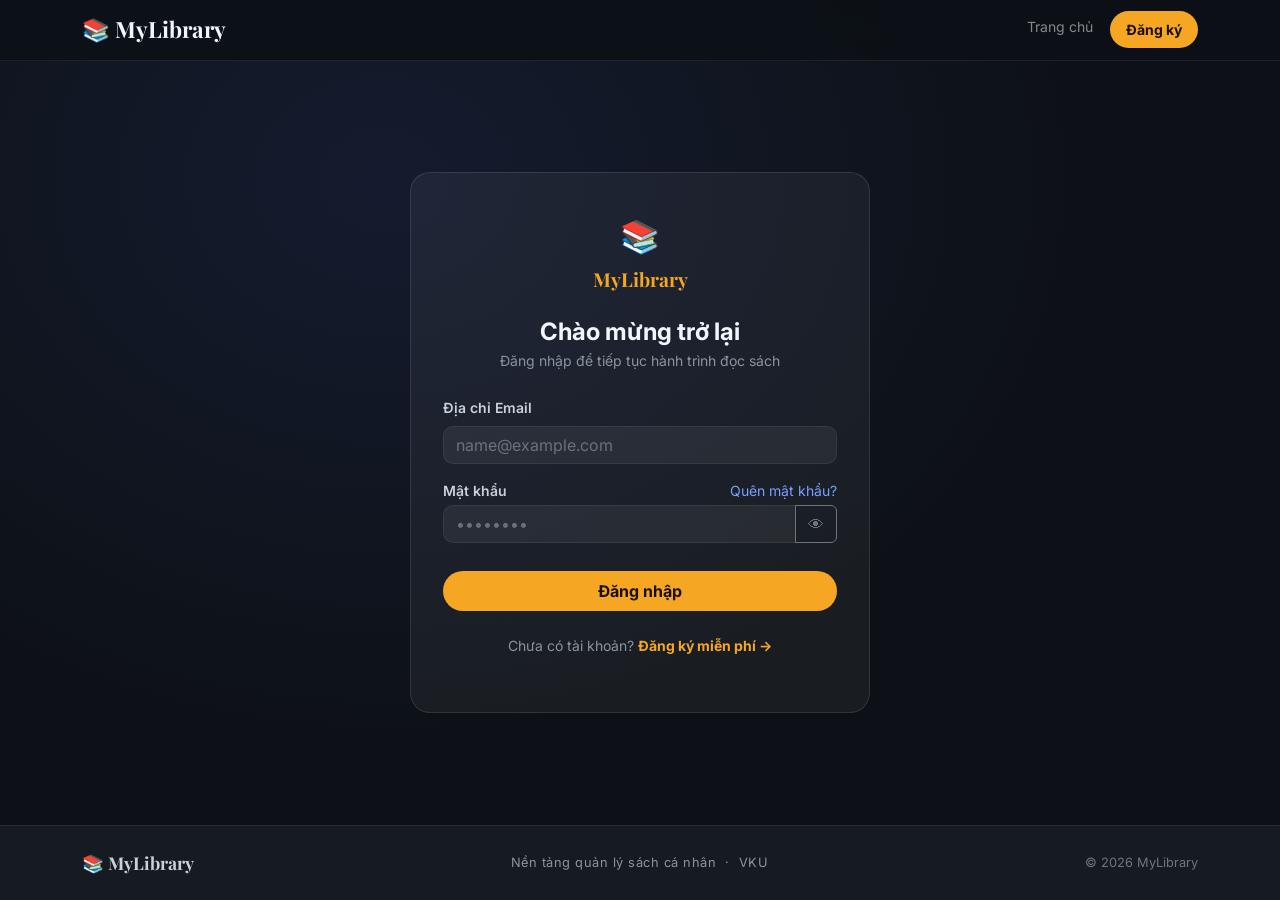
<file: login.html>
<!DOCTYPE html>
<html lang="vi">
<head>
    <meta charset="UTF-8">
    <meta name="viewport" content="width=device-width, initial-scale=1.0">
    <title>Đăng nhập — MyLibrary</title>

    <link href="https://cdn.jsdelivr.net/npm/bootstrap@5.3.2/dist/css/bootstrap.min.css" rel="stylesheet">
    <link rel="stylesheet" href="css/style.css">

    <style>
        /* Nền riêng cho trang auth */
        body {
            background: radial-gradient(ellipse at 30% 20%, rgba(88,120,255,0.1) 0%, transparent 55%),
                        #0d1117;
        }
    </style>
</head>
<body class="d-flex flex-column min-vh-100">

    <!-- NAVBAR -->
    <nav class="navbar navbar-expand-lg navbar-dark">
        <div class="container">
            <a class="navbar-brand fw-bold" href="index.html">📚 MyLibrary</a>
            <div class="ms-auto d-flex gap-2">
                <a href="index.html" class="btn btn-link text-white-50 text-decoration-none btn-sm">Trang chủ</a>
                <a href="register.html" class="btn btn-gold btn-sm px-3">Đăng ký</a>
            </div>
        </div>
    </nav>

    <!-- MAIN -->
    <main class="flex-grow-1 d-flex align-items-center justify-content-center py-5">
        <div class="auth-card">

            <!-- Logo -->
            <div class="text-center mb-4">
                <div class="fs-2 mb-1">📚</div>
                <span class="fw-bold" style="font-family:'Playfair Display',serif; color:#f5a623; font-size:1.2rem;">MyLibrary</span>
            </div>

            <h1 class="fs-4 fw-bold text-center mb-1" style="color:#f0f6fc;">Chào mừng trở lại</h1>
            <p class="text-center mb-4 small" style="color:#8b949e;">Đăng nhập để tiếp tục hành trình đọc sách</p>

            <!-- Form -->
            <form id="loginForm" novalidate>
                <!-- Email -->
                <div class="mb-3">
                    <label for="email" class="form-label">Địa chỉ Email</label>
                    <input type="email" class="form-control" id="email"
                           placeholder="name@example.com" autocomplete="email">
                    <div class="invalid-feedback">Vui lòng nhập email hợp lệ.</div>
                </div>

                <!-- Mật khẩu -->
                <div class="mb-1">
                    <div class="d-flex justify-content-between align-items-center mb-1">
                        <label for="password" class="form-label mb-0">Mật khẩu</label>
                        <a href="#" class="small text-decoration-none" style="color:#7b9fff;">Quên mật khẩu?</a>
                    </div>
                    <div class="input-group">
                        <input type="password" class="form-control" id="password"
                               placeholder="••••••••" autocomplete="current-password">
                        <button class="btn btn-outline-secondary" type="button" id="togglePw">👁</button>
                    </div>
                    <div class="text-danger small mt-1 d-none" id="passwordError">Vui lòng nhập mật khẩu.</div>
                </div>

                <button type="submit" class="btn btn-gold w-100 mt-4 py-2">Đăng nhập</button>
            </form>

            <p class="text-center mt-4 small" style="color:#8b949e;">
                Chưa có tài khoản?
                <a href="register.html" class="fw-bold text-decoration-none" style="color:#f5a623;">Đăng ký miễn phí →</a>
            </p>
        </div>
    </main>

    <!-- FOOTER -->
    <footer class="py-4">
        <div class="container">
            <div class="d-flex flex-column flex-md-row justify-content-between align-items-center gap-3">
                <span class="fw-bold" style="font-family:'Playfair Display',serif; color:#c9d1d9; font-size:1.1rem;">📚 MyLibrary</span>
                <span style="color:#8b949e; font-size:0.8rem; letter-spacing:0.04em;">Nền tảng quản lý sách cá nhân &nbsp;·&nbsp; VKU</span>
                <span style="color:#6e7681; font-size:0.8rem;">© 2026 MyLibrary</span>
            </div>
        </div>
    </footer>

    <script src="https://cdn.jsdelivr.net/npm/bootstrap@5.3.2/dist/js/bootstrap.bundle.min.js"></script>
    <script>
        // Nếu đã đăng nhập rồi thì chuyển thẳng vào thư viện
        if (sessionStorage.getItem('isLoggedIn')) {
            window.location.href = 'library.html';
        }

        // Toggle hiện / ẩn mật khẩu
        document.getElementById('togglePw').addEventListener('click', function () {
            const input = document.getElementById('password');
            const isHidden = input.type === 'password';
            input.type = isHidden ? 'text' : 'password';
            this.textContent = isHidden ? '🙈' : '👁';
        });

        // Xử lý form
        document.getElementById('loginForm').addEventListener('submit', function (e) {
            e.preventDefault();

            const email    = document.getElementById('email');
            const password = document.getElementById('password');
            const pwError  = document.getElementById('passwordError');
            let valid = true;

            // Kiểm tra email
            if (!email.value.trim() || !/^[^\s@]+@[^\s@]+\.[^\s@]+$/.test(email.value)) {
                email.classList.add('is-invalid');
                valid = false;
            } else {
                email.classList.remove('is-invalid');
            }

            // Kiểm tra mật khẩu
            if (!password.value) {
                pwError.classList.remove('d-none');
                password.classList.add('is-invalid');
                valid = false;
            } else {
                pwError.classList.add('d-none');
                password.classList.remove('is-invalid');
            }

            if (valid) {
                sessionStorage.setItem('isLoggedIn', '1');
                alert('Đăng nhập thành công! Đang chuyển đến thư viện...');
                window.location.href = 'library.html';
            }
        });

        // Xóa lỗi khi người dùng gõ lại
        document.getElementById('email').addEventListener('input', function () {
            this.classList.remove('is-invalid');
        });
        document.getElementById('password').addEventListener('input', function () {
            this.classList.remove('is-invalid');
            document.getElementById('passwordError').classList.add('d-none');
        });
    </script>
</body>
</html>
</file>
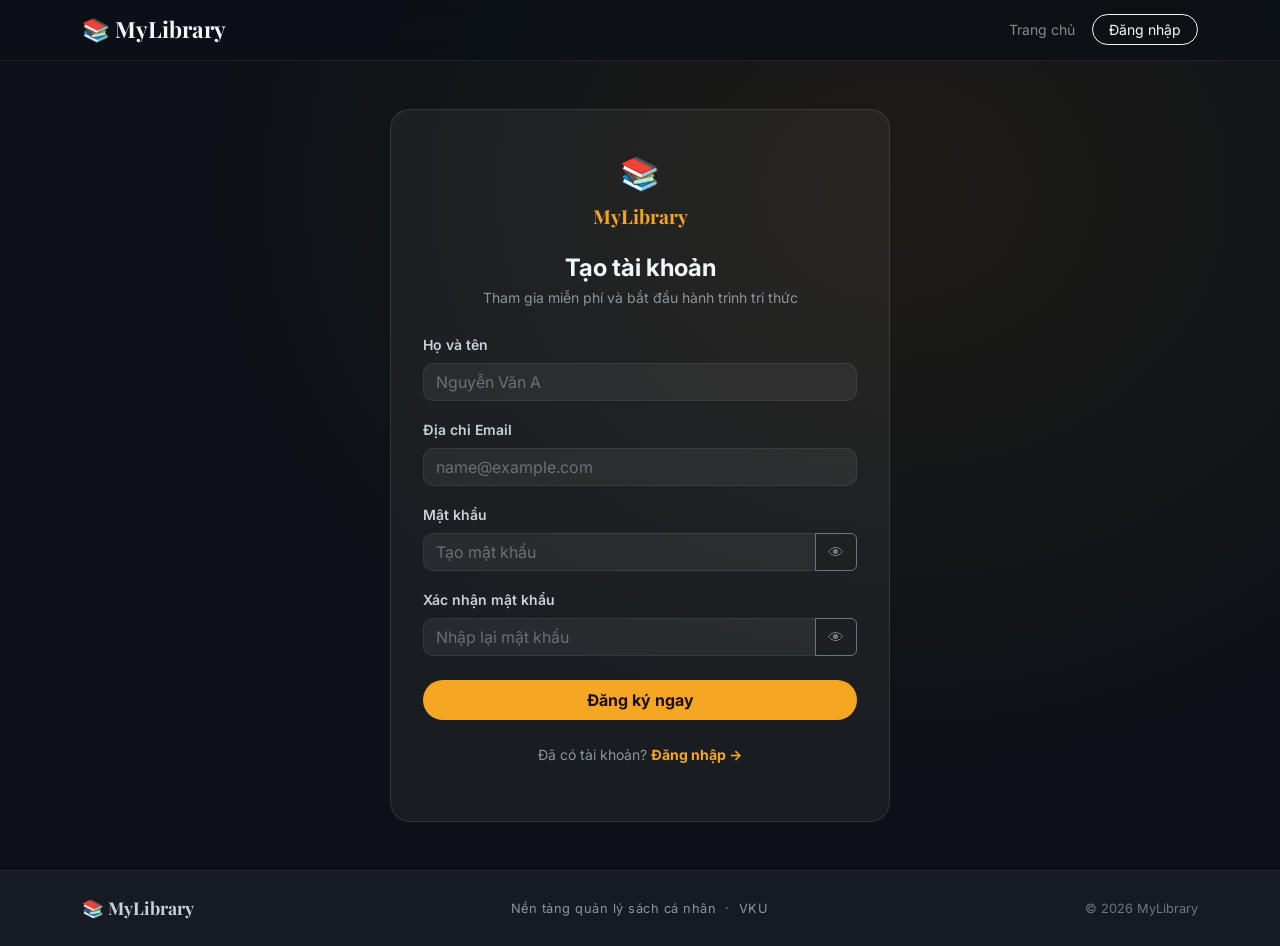
<file: register.html>
<!DOCTYPE html>
<html lang="vi">
<head>
    <meta charset="UTF-8">
    <meta name="viewport" content="width=device-width, initial-scale=1.0">
    <title>Đăng ký — MyLibrary</title>

    <link href="https://cdn.jsdelivr.net/npm/bootstrap@5.3.2/dist/css/bootstrap.min.css" rel="stylesheet">
    <link rel="stylesheet" href="css/style.css">

    <style>
        body {
            background: radial-gradient(ellipse at 70% 20%, rgba(245,166,35,0.07) 0%, transparent 55%),
                        #0d1117;
        }
        /* Register card rộng hơn chút */
        .auth-card { max-width: 500px; }
    </style>
</head>
<body class="d-flex flex-column min-vh-100">

    <!-- NAVBAR -->
    <nav class="navbar navbar-expand-lg navbar-dark">
        <div class="container">
            <a class="navbar-brand fw-bold" href="index.html">📚 MyLibrary</a>
            <div class="ms-auto d-flex gap-2">
                <a href="index.html" class="btn btn-link text-white-50 text-decoration-none btn-sm">Trang chủ</a>
                <a href="login.html" class="btn btn-outline-light btn-sm rounded-pill px-3">Đăng nhập</a>
            </div>
        </div>
    </nav>

    <!-- MAIN -->
    <main class="flex-grow-1 d-flex align-items-center justify-content-center py-5">
        <div class="auth-card">

            <!-- Logo -->
            <div class="text-center mb-4">
                <div class="fs-2 mb-1">📚</div>
                <span class="fw-bold" style="font-family:'Playfair Display',serif; color:#f5a623; font-size:1.2rem;">MyLibrary</span>
            </div>

            <h1 class="fs-4 fw-bold text-center mb-1" style="color:#f0f6fc;">Tạo tài khoản</h1>
            <p class="text-center mb-4 small" style="color:#8b949e;">Tham gia miễn phí và bắt đầu hành trình tri thức</p>

            <!-- Form -->
            <form id="registerForm" novalidate>
                <!-- Họ tên -->
                <div class="mb-3">
                    <label for="fullName" class="form-label">Họ và tên</label>
                    <input type="text" class="form-control" id="fullName"
                           placeholder="Nguyễn Văn A" autocomplete="name">
                    <div class="invalid-feedback">Vui lòng nhập họ và tên.</div>
                </div>

                <!-- Email -->
                <div class="mb-3">
                    <label for="email" class="form-label">Địa chỉ Email</label>
                    <input type="email" class="form-control" id="email"
                           placeholder="name@example.com" autocomplete="email">
                    <div class="invalid-feedback">Vui lòng nhập email hợp lệ.</div>
                </div>

                <!-- Mật khẩu -->
                <div class="mb-3">
                    <label for="password" class="form-label">Mật khẩu</label>
                    <div class="input-group">
                        <input type="password" class="form-control" id="password"
                               placeholder="Tạo mật khẩu" autocomplete="new-password">
                        <button class="btn btn-outline-secondary" type="button" id="togglePw1">👁</button>
                    </div>
                    <div class="text-danger small mt-1 d-none" id="passwordError">Mật khẩu phải có ít nhất 6 ký tự.</div>
                </div>

                <!-- Xác nhận mật khẩu -->
                <div class="mb-3">
                    <label for="confirmPassword" class="form-label">Xác nhận mật khẩu</label>
                    <div class="input-group">
                        <input type="password" class="form-control" id="confirmPassword"
                               placeholder="Nhập lại mật khẩu" autocomplete="new-password">
                        <button class="btn btn-outline-secondary" type="button" id="togglePw2">👁</button>
                    </div>
                    <div class="text-danger small mt-1 d-none" id="confirmError">Mật khẩu xác nhận không khớp.</div>
                </div>

                <button type="submit" class="btn btn-gold w-100 mt-2 py-2">Đăng ký ngay</button>
            </form>

            <p class="text-center mt-4 small" style="color:#8b949e;">
                Đã có tài khoản?
                <a href="login.html" class="fw-bold text-decoration-none" style="color:#f5a623;">Đăng nhập →</a>
            </p>
        </div>
    </main>

    <!-- FOOTER -->
    <footer class="py-4">
        <div class="container">
            <div class="d-flex flex-column flex-md-row justify-content-between align-items-center gap-3">
                <span class="fw-bold" style="font-family:'Playfair Display',serif; color:#c9d1d9; font-size:1.1rem;">📚 MyLibrary</span>
                <span style="color:#8b949e; font-size:0.8rem; letter-spacing:0.04em;">Nền tảng quản lý sách cá nhân &nbsp;·&nbsp; VKU</span>
                <span style="color:#6e7681; font-size:0.8rem;">© 2026 MyLibrary</span>
            </div>
        </div>
    </footer>

    <script src="https://cdn.jsdelivr.net/npm/bootstrap@5.3.2/dist/js/bootstrap.bundle.min.js"></script>
    <script>
        // Toggle hiện / ẩn mật khẩu
        function makeToggle(btnId, inputId) {
            document.getElementById(btnId).addEventListener('click', function () {
                const input = document.getElementById(inputId);
                const isHidden = input.type === 'password';
                input.type = isHidden ? 'text' : 'password';
                this.textContent = isHidden ? '🙈' : '👁';
            });
        }
        makeToggle('togglePw1', 'password');
        makeToggle('togglePw2', 'confirmPassword');

        // Xử lý form
        document.getElementById('registerForm').addEventListener('submit', function (e) {
            e.preventDefault();

            const name     = document.getElementById('fullName');
            const email    = document.getElementById('email');
            const password = document.getElementById('password');
            const confirm  = document.getElementById('confirmPassword');
            let valid = true;

            // Kiểm tra họ tên
            if (!name.value.trim()) {
                name.classList.add('is-invalid'); valid = false;
            } else {
                name.classList.remove('is-invalid');
            }

            // Kiểm tra email
            if (!email.value.trim() || !/^[^\s@]+@[^\s@]+\.[^\s@]+$/.test(email.value)) {
                email.classList.add('is-invalid'); valid = false;
            } else {
                email.classList.remove('is-invalid');
            }

            // Kiểm tra mật khẩu
            const pwError = document.getElementById('passwordError');
            if (!password.value || password.value.length < 6) {
                pwError.classList.remove('d-none');
                password.classList.add('is-invalid'); valid = false;
            } else {
                pwError.classList.add('d-none');
                password.classList.remove('is-invalid');
            }

            // Kiểm tra xác nhận mật khẩu
            const cfError = document.getElementById('confirmError');
            if (!confirm.value || confirm.value !== password.value) {
                cfError.classList.remove('d-none');
                confirm.classList.add('is-invalid'); valid = false;
            } else {
                cfError.classList.add('d-none');
                confirm.classList.remove('is-invalid');
            }

            if (valid) {
                alert('Tạo tài khoản thành công! Vui lòng đăng nhập.');
                window.location.href = 'login.html';
            }
        });

        // Xóa lỗi khi người dùng gõ lại
        ['fullName', 'email', 'password', 'confirmPassword'].forEach(function (id) {
            document.getElementById(id).addEventListener('input', function () {
                this.classList.remove('is-invalid');
                if (id === 'password') document.getElementById('passwordError').classList.add('d-none');
                if (id === 'confirmPassword') document.getElementById('confirmError').classList.add('d-none');
            });
        });
    </script>
</body>
</html>
</file>
<file: css/style.css>
/* ===================================================
   MyLibrary — Custom overrides (Bootstrap làm phần còn lại)
   =================================================== */

@import url('https://fonts.googleapis.com/css2?family=Playfair+Display:wght@700&family=Inter:wght@400;500;600;700&display=swap');

/* --- Màu nền và font chữ chung --- */
body {
    font-family: 'Inter', sans-serif;
    background-color: #0d1117;
    color: #e6edf3;
}

/* --- Navbar --- */
.navbar {
    background-color: rgba(13, 17, 23, 0.9) !important;
    backdrop-filter: blur(12px);
    border-bottom: 1px solid rgba(255, 255, 255, 0.08);
}

.navbar-brand {
    font-family: 'Playfair Display', serif;
    font-size: 1.4rem;
    color: #f0f6fc !important;
}

/* --- Nút vàng (primary của site) --- */
.btn-gold {
    background-color: #f5a623;
    color: #1a0f00;
    font-weight: 700;
    border: none;
    border-radius: 50px;
    padding: 0.5rem 1.5rem;
    transition: background-color 0.2s, transform 0.2s;
}

.btn-gold:hover {
    background-color: #e8930d;
    transform: translateY(-1px);
    color: #1a0f00;
}

/* --- Hero Section --- */
.hero-section {
    min-height: 88vh;
    display: flex;
    align-items: center;
    background: radial-gradient(ellipse at 50% 0%, rgba(88, 120, 255, 0.15) 0%, transparent 65%),
                #0d1117;
}

.hero-title {
    font-family: 'Playfair Display', serif;
    font-size: clamp(2.2rem, 6vw, 4.5rem);
    line-height: 1.15;
    color: #f0f6fc;
}

.hero-title .text-gold {
    color: #f5a623;
}

/* --- Feature Cards --- */
.feature-card {
    background-color: rgba(255, 255, 255, 0.04);
    border: 1px solid rgba(255, 255, 255, 0.08);
    border-radius: 16px;
    padding: 2rem 1.75rem;
    height: 100%;
    transition: border-color 0.25s, transform 0.25s;
}

.feature-card:hover {
    border-color: rgba(88, 120, 255, 0.4);
    transform: translateY(-5px);
}

.feature-icon {
    width: 50px;
    height: 50px;
    border-radius: 12px;
    display: flex;
    align-items: center;
    justify-content: center;
    font-size: 1.4rem;
    margin-bottom: 1.25rem;
}

/* --- Auth Card (Login / Register) --- */
.auth-card {
    background-color: rgba(255, 255, 255, 0.05);
    border: 1px solid rgba(255, 255, 255, 0.1);
    border-radius: 20px;
    padding: 2.5rem 2rem;
    max-width: 460px;
    width: 100%;
}

.auth-card .form-control {
    background-color: rgba(255, 255, 255, 0.06);
    border: 1px solid rgba(255, 255, 255, 0.12);
    color: #e6edf3;
    border-radius: 10px;
}

.auth-card .form-control:focus {
    background-color: rgba(88, 120, 255, 0.08);
    border-color: #5878ff;
    color: #f0f6fc;
    box-shadow: 0 0 0 3px rgba(88, 120, 255, 0.15);
}

.auth-card .form-control::placeholder {
    color: rgba(230, 237, 243, 0.35);
}

.auth-card .form-label {
    color: #c9d1d9;
    font-size: 0.875rem;
    font-weight: 600;
}

/* --- Modal form inputs --- */
#registerModal .form-control {
    background-color: rgba(255, 255, 255, 0.06);
    border: 1px solid rgba(255, 255, 255, 0.12);
    color: #e6edf3;
    border-radius: 10px;
}

#registerModal .form-control:focus {
    background-color: rgba(88, 120, 255, 0.08);
    border-color: #5878ff;
    color: #f0f6fc;
    box-shadow: 0 0 0 3px rgba(88, 120, 255, 0.15);
}

#registerModal .form-control::placeholder {
    color: rgba(230, 237, 243, 0.35);
}

/* --- Footer --- */
footer {
    background-color: #161b22;
    border-top: 1px solid rgba(255, 255, 255, 0.07);
    color: #8b949e;
    font-size: 0.875rem;
}
</file>
